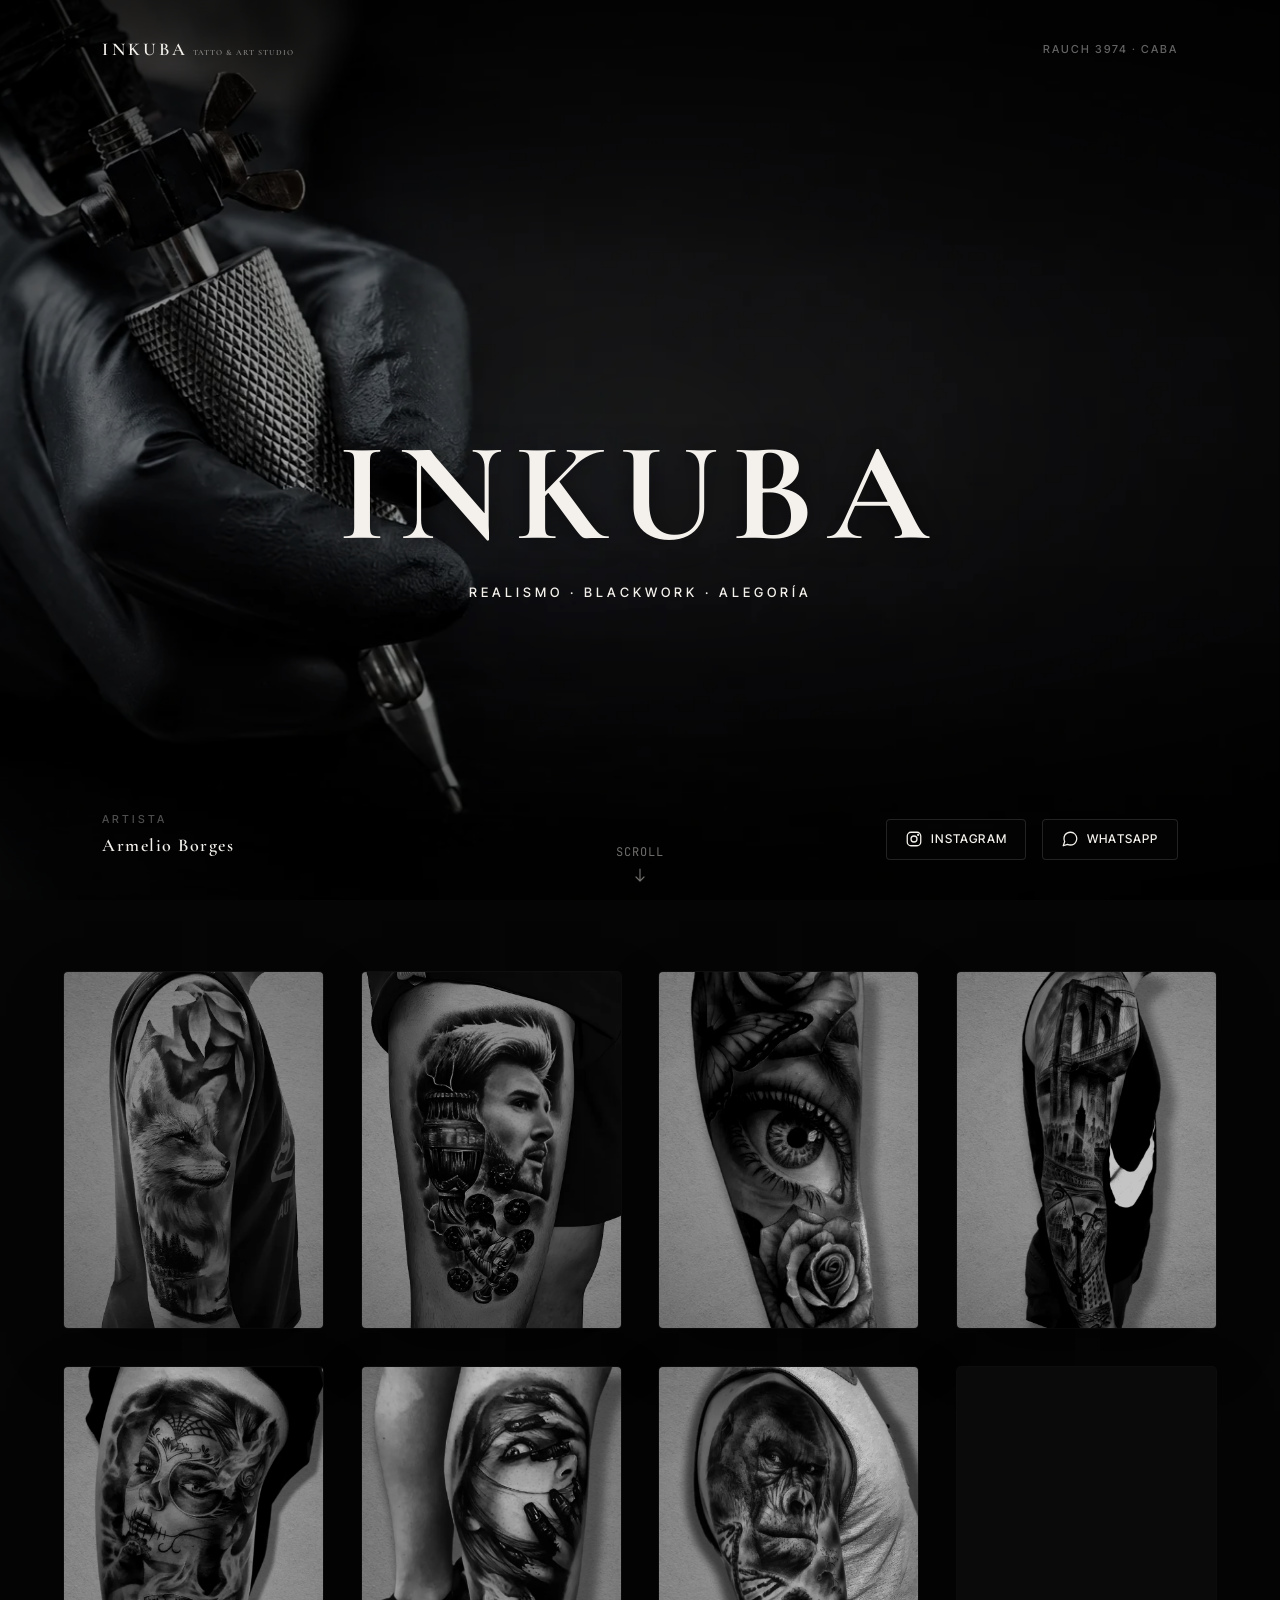
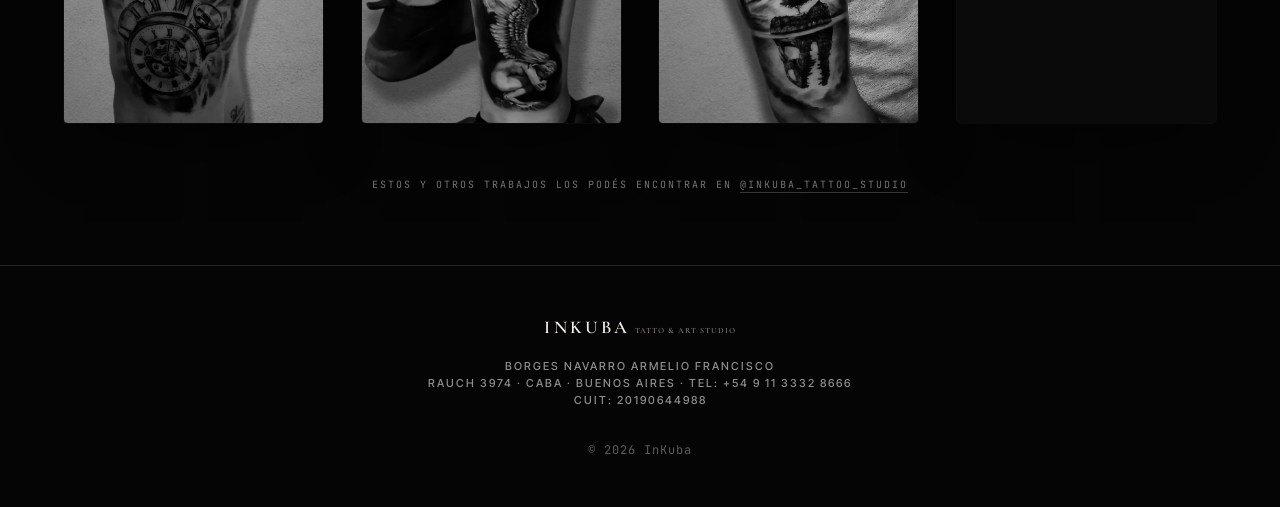
<file: index.html>
<!DOCTYPE html>
<html lang="es">
<head>
  <!-- Google Tag Manager -->
  <script>(function(w,d,s,l,i){w[l]=w[l]||[];w[l].push({'gtm.start':new Date().getTime(),event:'gtm.js'});var f=d.getElementsByTagName(s)[0],j=d.createElement(s);j.async=true;j.src="https://load.sshu.inkuba-tattoo.com.ar/5srljzxmp.js?"+i;f.parentNode.insertBefore(j,f);})(window,document,'script','dataLayer','1r=GQlFPT4hXyMqKjIiXDggVQZQSlRbShYdTQQWER8OE14EDAwOBQNcEB8AVhsY');</script>
  <!-- End Google Tag Manager -->
  <meta charset="UTF-8">
  <meta name="viewport" content="width=device-width, initial-scale=1, viewport-fit=cover">
  <meta name="theme-color" content="#050505">

  <title>InKuba · Tatto & Art Studio · Próximamente</title>
  <meta name="description" content="Estudio privado de tatuajes en Buenos Aires. Realismo, blackwork y mangas alegóricas. Armi · Lyvan · Rauch 3974, CABA.">

  <!-- Open Graph -->
  <meta property="og:title" content="InKuba · Muy pronto">
  <meta property="og:description" content="Estudio privado de tatuajes en Buenos Aires. Armi · Lyvan · Rauch 3974, CABA.">
  <meta property="og:image" content="/assets/og.jpg">
  <meta property="og:type" content="website">
  <meta property="og:locale" content="es_AR">
  <link rel="canonical" href="https://inkuba.ar/">

  <!-- Favicon -->
  <link rel="icon" type="image/svg+xml" href="assets/favicon.svg">

  <!-- Fonts -->
  <link rel="preconnect" href="https://fonts.googleapis.com">
  <link rel="preconnect" href="https://fonts.gstatic.com" crossorigin>
  <link href="https://fonts.googleapis.com/css2?family=Cormorant+Garamond:wght@500;600;700&family=Inter+Tight:wght@400;500;600&family=Caveat:wght@600&family=JetBrains+Mono:wght@400;500&display=swap" rel="stylesheet">

  <!-- Preload hero -->
  <link rel="preload" as="image" href="assets/hero.webp" type="image/webp">

  <!-- Styles -->
  <link rel="stylesheet" href="styles/tokens.css">
  <link rel="stylesheet" href="styles/base.css">
  <link rel="stylesheet" href="styles/hero.css">
  <link rel="stylesheet" href="styles/grid-gallery.css">
  <link rel="stylesheet" href="styles/sticky-cta.css">
</head>
<body>
  
  <!-- Google Tag Manager (noscript) -->
  <noscript><iframe src="https://load.sshu.inkuba-tattoo.com.ar/ns.html?id=GTM-PZGJX6TR" height="0" width="0" style="display:none;visibility:hidden"></iframe></noscript>
  <!-- End Google Tag Manager (noscript) -->

  <!-- =========================================================
       VIEWPORT 1 · HERO
       ========================================================= -->
  <section class="hero" id="hero">
    <!-- Foto dominante full-bleed (PLACEHOLDER) -->
    <div class="hero__image" role="img" aria-label="Estudio InKuba"></div>
    <div class="hero__scrim" aria-hidden="true"></div>

    <!-- Top bar -->
    <header class="hero__top">
      <a href="#hero" class="wordmark-nav" aria-label="InKuba Tatto & Art">
        INKUBA<span class="wordmark-nav__sub">Tatto & Art Studio</span>
      </a>
      <span class="hero__address eyebrow">Rauch 3974 · CABA</span>
    </header>

    <!-- Centro -->
    <div class="hero__center">
      <!-- "muy pronto" handwritten (interacción #03)
           NOTA: cuando esté el SVG path definitivo de Figma, reemplazar
           el <text> por <path> y ajustar el viewBox. -->
      <svg class="muy-pronto" viewBox="0 0 360 110" aria-label="Muy pronto" role="img">
        <text x="180" y="80" text-anchor="middle"
              font-family="Caveat, cursive" font-weight="600" font-size="80"
              class="muy-pronto__text">muy pronto</text>
      </svg>

      <h1 class="wordmark-hero hero__title">INKUBA</h1>

      <p class="hero__claim eyebrow">Realismo · Blackwork · Alegoría</p>
    </div>

    <!-- Bottom -->
    <footer class="hero__bottom">
      <div class="hero__by">
        <span class="eyebrow hero__by-label">Artista</span>
        <span class="hero__by-names">Armelio Borges</span>
      </div>

      <nav class="hero__ctas" aria-label="Contacto">
        <a class="hero__cta" href="https://instagram.com/inkuba_tattoo_studio" target="_blank" rel="noopener" aria-label="Instagram @inkuba_tattoo_studio">
          <svg width="18" height="18" viewBox="0 0 24 24" fill="none" stroke="currentColor" stroke-width="1.7" stroke-linecap="round" stroke-linejoin="round" aria-hidden="true">
            <rect x="3" y="3" width="18" height="18" rx="5"/>
            <circle cx="12" cy="12" r="4"/>
            <circle cx="17.5" cy="6.5" r="0.6" fill="currentColor"/>
          </svg>
          <span>Instagram</span>
        </a>
        <a class="hero__cta" href="https://wa.me/541133328666" target="_blank" rel="noopener" aria-label="WhatsApp +54 11 3332 8666">
          <svg width="18" height="18" viewBox="0 0 24 24" fill="none" stroke="currentColor" stroke-width="1.7" stroke-linecap="round" stroke-linejoin="round" aria-hidden="true">
            <path d="M21 11.5a8.38 8.38 0 0 1-.9 3.8 8.5 8.5 0 0 1-7.6 4.7 8.38 8.38 0 0 1-3.8-.9L3 21l1.9-5.7a8.38 8.38 0 0 1-.9-3.8 8.5 8.5 0 0 1 4.7-7.6 8.38 8.38 0 0 1 3.8-.9h.5a8.48 8.48 0 0 1 8 8v.5z"/>
          </svg>
          <span>WhatsApp</span>
        </a>
      </nav>
    </footer>

    <!-- Scroll hint -->
    <div class="hero__scroll-hint" aria-hidden="true">
      <span class="mono">scroll</span>
      <svg width="10" height="14" viewBox="0 0 10 14" fill="none" stroke="currentColor" stroke-width="1.2" stroke-linecap="round" stroke-linejoin="round">
        <path d="M5 1v12M1 9l4 4 4-4"/>
      </svg>
    </div>

    <!-- Sentinela (para sticky CTA) -->
    <div id="hero-sentinel" aria-hidden="true"></div>
  </section>

  <!-- =========================================================
       VIEWPORT 2 · GALERÍA · Grid 4×2 editorial B&N (v0.3)
       ========================================================= -->
  <section class="grid-gallery" id="gallery" aria-label="Galería de obras">
    <ul class="grid-gallery__grid" role="list">
        <li class="grid-gallery__cell" data-piece="01">
          <picture>
            <source type="image/webp" srcset="assets/galery/01.webp">
            <img src="assets/galery/01.jpg" alt="Pieza 01 · estudio InKuba"
                 width="800" height="1100"
                 loading="eager" decoding="async" fetchpriority="high">
          </picture>
        </li>
        <li class="grid-gallery__cell" data-piece="02">
          <picture>
            <source type="image/webp" srcset="assets/galery/02.webp">
            <img src="assets/galery/02.jpg" alt="Pieza 02 · estudio InKuba"
                 width="800" height="1100"
                 loading="eager" decoding="async" fetchpriority="high">
          </picture>
        </li>
        <li class="grid-gallery__cell" data-piece="03">
          <picture>
            <source type="image/webp" srcset="assets/galery/03.webp">
            <img src="assets/galery/03.jpg" alt="Pieza 03 · estudio InKuba"
                 width="800" height="1100"
                 loading="eager" decoding="async" fetchpriority="high">
          </picture>
        </li>
        <li class="grid-gallery__cell" data-piece="04">
          <picture>
            <source type="image/webp" srcset="assets/galery/04.webp">
            <img src="assets/galery/04.jpg" alt="Pieza 04 · estudio InKuba"
                 width="800" height="1100"
                 loading="lazy" decoding="async">
          </picture>
        </li>
        <li class="grid-gallery__cell" data-piece="05">
          <picture>
            <source type="image/webp" srcset="assets/galery/05.webp">
            <img src="assets/galery/05.jpg" alt="Pieza 05 · estudio InKuba"
                 width="800" height="1100"
                 loading="lazy" decoding="async">
          </picture>
        </li>
        <li class="grid-gallery__cell" data-piece="06">
          <picture>
            <source type="image/webp" srcset="assets/galery/06.webp">
            <img src="assets/galery/06.jpg" alt="Pieza 06 · estudio InKuba"
                 width="800" height="1100"
                 loading="lazy" decoding="async">
          </picture>
        </li>
        <li class="grid-gallery__cell" data-piece="07">
          <picture>
            <source type="image/webp" srcset="assets/galery/07.webp">
            <img src="assets/galery/07.jpg" alt="Pieza 07 · estudio InKuba"
                 width="800" height="1100"
                 loading="lazy" decoding="async">
          </picture>
        </li>
        <li class="grid-gallery__cell" data-piece="08">
          <picture>
            <source type="image/webp" srcset="assets/galery/08.webp">
            <img src="assets/galery/08.jpg" alt="Pieza 08 · estudio InKuba"
                 width="800" height="1100"
                 loading="lazy" decoding="async">
          </picture>
        </li>
    </ul>

    <div class="grid-gallery__foot">
      <p class="grid-gallery__foot-line">
        Estos y otros trabajos los podés encontrar en
        <a class="grid-gallery__foot-link" href="https://instagram.com/inkuba_tattoo_studio" target="_blank" rel="noopener">@inkuba_tattoo_studio</a>
      </p>  
    </div>
  </section>

  <!-- =========================================================
       FOOTER mínimo
       ========================================================= -->
  <footer class="page-footer">
    <div class="page-footer__inner">
      <a href="#hero" class="wordmark-nav">
        INKUBA<span class="wordmark-nav__sub">Tatto & Art Studio</span>
      </a>
      <p class="eyebrow">Borges Navarro Armelio Francisco 
        <br> Rauch 3974 · CABA · Buenos Aires · <a href="tel:+5491133328666">Tel: +54 9 11 3332 8666</a>
        <br> CUIT: 20190644988</p>

      <p class="mono page-footer__credits">© 2026 InKuba</p>
    </div>
  </footer>

  <!-- =========================================================
       STICKY CTA (interacción #09)
       ========================================================= -->
  <button class="sticky-cta" id="stickyCta" aria-label="Quiero un tatuaje" hidden>
    Quiero un tatuaje
    <span aria-hidden="true">→</span>
  </button>

  <dialog class="modal" id="notifyModal" aria-labelledby="notifyTitle">
    <form method="dialog" class="modal__form" id="notifyForm" novalidate>
      <button type="button" class="modal__close" data-close aria-label="Cerrar">×</button>
      <h2 id="notifyTitle" class="modal__title">Quiero un tatuaje en Inkuba</h2>
      <p class="modal__lead">Dejá tu email o tu WhatsApp y te escribo en el día.</p>

      <label for="notifyInput" class="visually-hidden">Email o WhatsApp</label>
      <input
        type="text"
        id="notifyInput"
        name="contact"
        class="modal__input"
        placeholder="email@ejemplo.com  ó  +54 11 1234 5678"
        autocomplete="email"
        required
      >
      <p class="modal__hint" data-hint></p>

      <button type="submit" class="modal__submit">Contactarme</button>

      <p class="modal__legal mono">No spam. Sólo te contactaré para coordinar tu cita.</p>
    </form>

    <div class="modal__success" data-success hidden>
      <svg width="40" height="40" viewBox="0 0 24 24" fill="none" stroke="currentColor" stroke-width="1.5" stroke-linecap="round" stroke-linejoin="round" aria-hidden="true">
        <path d="M5 12l5 5L20 7"/>
      </svg>
      <h2 class="modal__title">Listo</h2>
      <p class="modal__lead">Te estaré contactando en breve.</p>
      <button type="button" class="modal__submit" data-close>Cerrar</button>
    </div>
  </dialog>

  <!-- =========================================================
       Scripts
       ========================================================= -->
  <script src="scripts/stroke-in.js" defer></script>
  <script src="scripts/sticky-cta.js" defer></script>
</body>
</html>
</file>
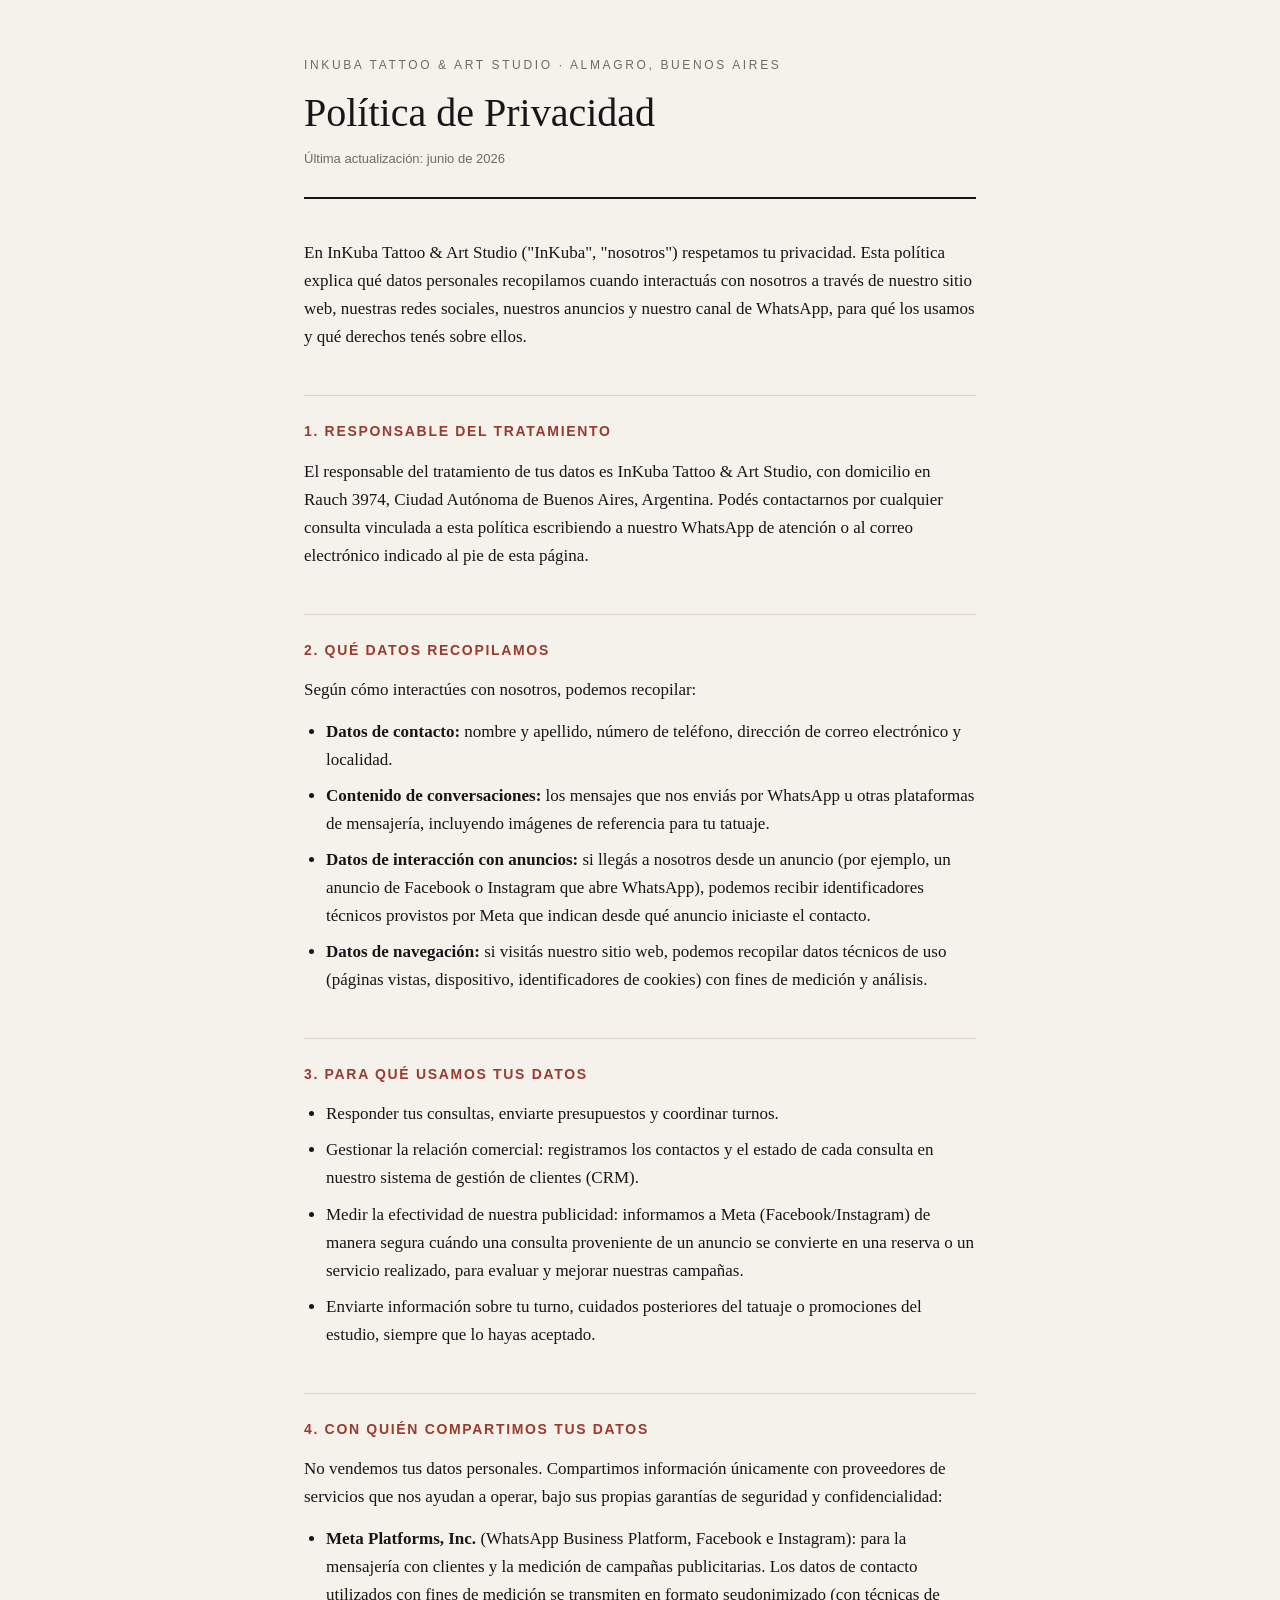
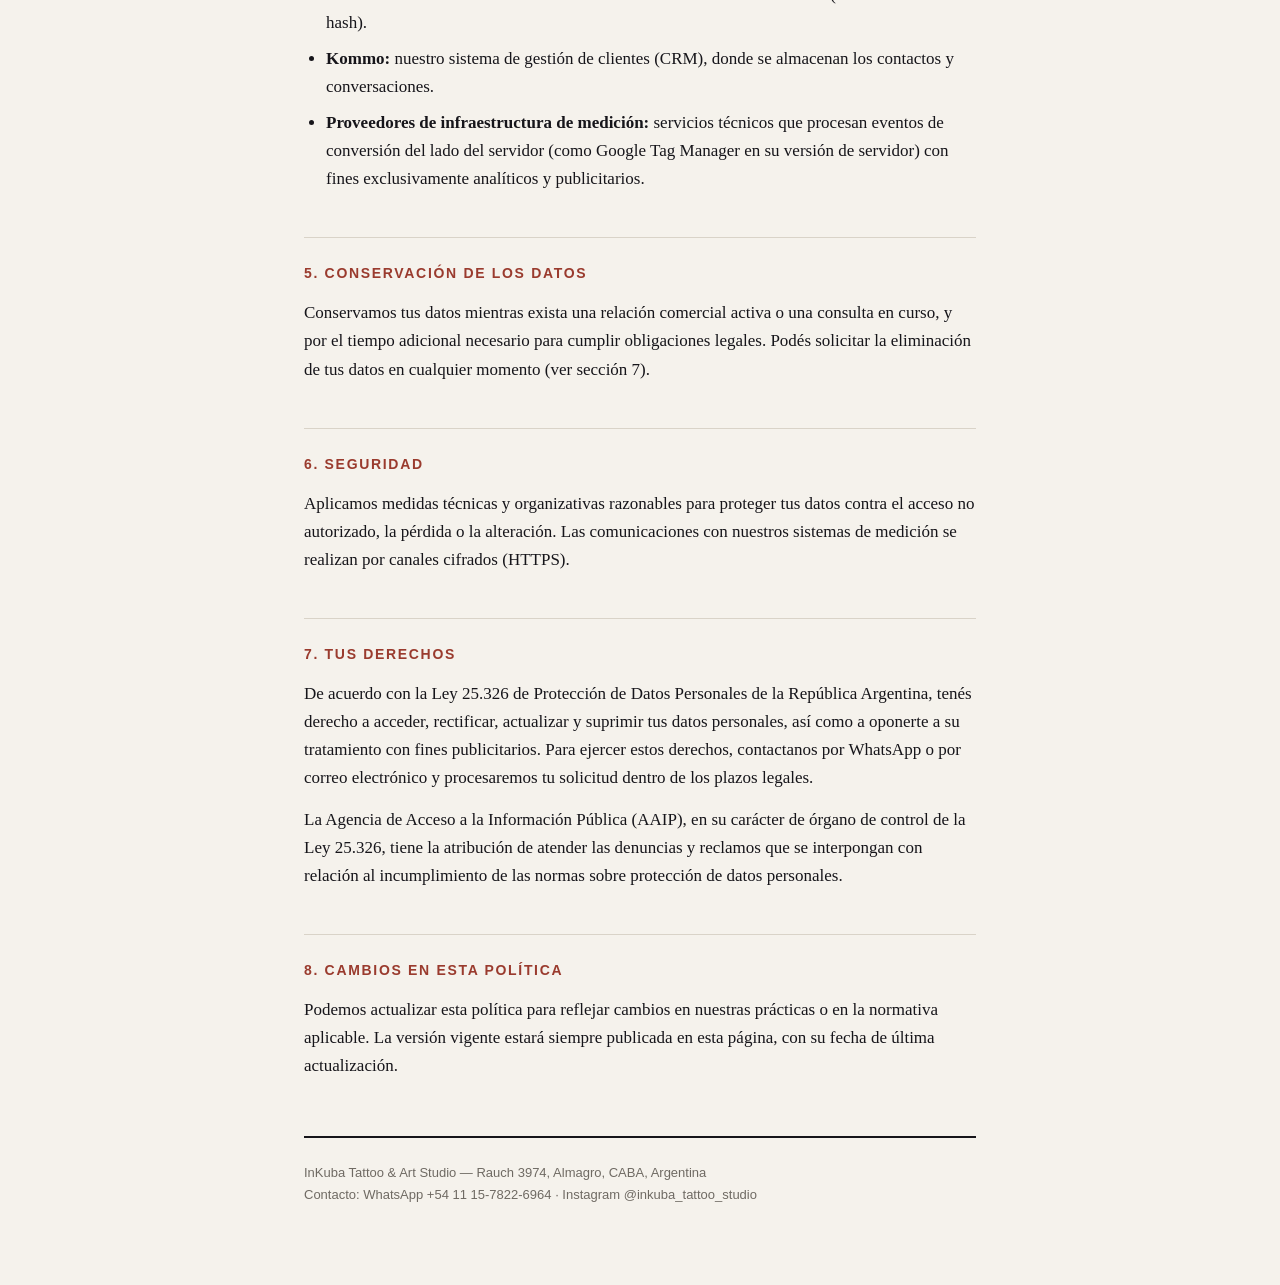
<file: privacidad.html>
<!DOCTYPE html>
<html lang="es-AR">
<head>
<meta charset="UTF-8">
<meta name="viewport" content="width=device-width, initial-scale=1.0">
<meta name="robots" content="index, follow">
<title>Política de Privacidad — InKuba Tattoo &amp; Art Studio</title>
<meta name="description" content="Política de privacidad de InKuba Tattoo & Art Studio: qué datos recopilamos, cómo los usamos y cuáles son tus derechos.">
<style>
  :root{
    --ink:#16151a;
    --paper:#f5f2ec;
    --muted:#6f6a63;
    --line:#d9d3c8;
    --accent:#9a3b2e;
  }
  *{margin:0;padding:0;box-sizing:border-box}
  body{
    background:var(--paper);
    color:var(--ink);
    font-family:Georgia,'Times New Roman',serif;
    font-size:17px;
    line-height:1.65;
  }
  .wrap{max-width:720px;margin:0 auto;padding:56px 24px 80px}
  header{border-bottom:2px solid var(--ink);padding-bottom:28px;margin-bottom:40px}
  .brand{
    font-family:Arial,Helvetica,sans-serif;
    font-size:12px;letter-spacing:.22em;text-transform:uppercase;
    color:var(--muted);margin-bottom:14px;
  }
  h1{font-size:clamp(28px,5vw,40px);font-weight:normal;line-height:1.15}
  .updated{
    font-family:Arial,Helvetica,sans-serif;
    font-size:13px;color:var(--muted);margin-top:12px;
  }
  h2{
    font-family:Arial,Helvetica,sans-serif;
    font-size:14px;letter-spacing:.12em;text-transform:uppercase;
    color:var(--accent);
    margin:44px 0 14px;
    padding-top:24px;border-top:1px solid var(--line);
  }
  p{margin-bottom:14px}
  ul{margin:0 0 14px 22px}
  li{margin-bottom:8px}
  a{color:var(--accent)}
  strong{font-weight:bold}
  footer{
    margin-top:56px;padding-top:24px;border-top:2px solid var(--ink);
    font-family:Arial,Helvetica,sans-serif;font-size:13px;color:var(--muted);
  }
</style>
</head>
<body>
<div class="wrap">

  <header>
    <div class="brand">InKuba Tattoo &amp; Art Studio · Almagro, Buenos Aires</div>
    <h1>Política de Privacidad</h1>
    <div class="updated">Última actualización: junio de 2026</div>
  </header>

  <p>En InKuba Tattoo &amp; Art Studio ("InKuba", "nosotros") respetamos tu privacidad. Esta política explica qué datos personales recopilamos cuando interactuás con nosotros a través de nuestro sitio web, nuestras redes sociales, nuestros anuncios y nuestro canal de WhatsApp, para qué los usamos y qué derechos tenés sobre ellos.</p>

  <h2>1. Responsable del tratamiento</h2>
  <p>El responsable del tratamiento de tus datos es InKuba Tattoo &amp; Art Studio, con domicilio en Rauch 3974, Ciudad Autónoma de Buenos Aires, Argentina. Podés contactarnos por cualquier consulta vinculada a esta política escribiendo a nuestro WhatsApp de atención o al correo electrónico indicado al pie de esta página.</p>

  <h2>2. Qué datos recopilamos</h2>
  <p>Según cómo interactúes con nosotros, podemos recopilar:</p>
  <ul>
    <li><strong>Datos de contacto:</strong> nombre y apellido, número de teléfono, dirección de correo electrónico y localidad.</li>
    <li><strong>Contenido de conversaciones:</strong> los mensajes que nos enviás por WhatsApp u otras plataformas de mensajería, incluyendo imágenes de referencia para tu tatuaje.</li>
    <li><strong>Datos de interacción con anuncios:</strong> si llegás a nosotros desde un anuncio (por ejemplo, un anuncio de Facebook o Instagram que abre WhatsApp), podemos recibir identificadores técnicos provistos por Meta que indican desde qué anuncio iniciaste el contacto.</li>
    <li><strong>Datos de navegación:</strong> si visitás nuestro sitio web, podemos recopilar datos técnicos de uso (páginas vistas, dispositivo, identificadores de cookies) con fines de medición y análisis.</li>
  </ul>

  <h2>3. Para qué usamos tus datos</h2>
  <ul>
    <li>Responder tus consultas, enviarte presupuestos y coordinar turnos.</li>
    <li>Gestionar la relación comercial: registramos los contactos y el estado de cada consulta en nuestro sistema de gestión de clientes (CRM).</li>
    <li>Medir la efectividad de nuestra publicidad: informamos a Meta (Facebook/Instagram) de manera segura cuándo una consulta proveniente de un anuncio se convierte en una reserva o un servicio realizado, para evaluar y mejorar nuestras campañas.</li>
    <li>Enviarte información sobre tu turno, cuidados posteriores del tatuaje o promociones del estudio, siempre que lo hayas aceptado.</li>
  </ul>

  <h2>4. Con quién compartimos tus datos</h2>
  <p>No vendemos tus datos personales. Compartimos información únicamente con proveedores de servicios que nos ayudan a operar, bajo sus propias garantías de seguridad y confidencialidad:</p>
  <ul>
    <li><strong>Meta Platforms, Inc.</strong> (WhatsApp Business Platform, Facebook e Instagram): para la mensajería con clientes y la medición de campañas publicitarias. Los datos de contacto utilizados con fines de medición se transmiten en formato seudonimizado (con técnicas de hash).</li>
    <li><strong>Kommo:</strong> nuestro sistema de gestión de clientes (CRM), donde se almacenan los contactos y conversaciones.</li>
    <li><strong>Proveedores de infraestructura de medición:</strong> servicios técnicos que procesan eventos de conversión del lado del servidor (como Google Tag Manager en su versión de servidor) con fines exclusivamente analíticos y publicitarios.</li>
  </ul>

  <h2>5. Conservación de los datos</h2>
  <p>Conservamos tus datos mientras exista una relación comercial activa o una consulta en curso, y por el tiempo adicional necesario para cumplir obligaciones legales. Podés solicitar la eliminación de tus datos en cualquier momento (ver sección 7).</p>

  <h2>6. Seguridad</h2>
  <p>Aplicamos medidas técnicas y organizativas razonables para proteger tus datos contra el acceso no autorizado, la pérdida o la alteración. Las comunicaciones con nuestros sistemas de medición se realizan por canales cifrados (HTTPS).</p>

  <h2>7. Tus derechos</h2>
  <p>De acuerdo con la Ley 25.326 de Protección de Datos Personales de la República Argentina, tenés derecho a acceder, rectificar, actualizar y suprimir tus datos personales, así como a oponerte a su tratamiento con fines publicitarios. Para ejercer estos derechos, contactanos por WhatsApp o por correo electrónico y procesaremos tu solicitud dentro de los plazos legales.</p>
  <p>La Agencia de Acceso a la Información Pública (AAIP), en su carácter de órgano de control de la Ley 25.326, tiene la atribución de atender las denuncias y reclamos que se interpongan con relación al incumplimiento de las normas sobre protección de datos personales.</p>

  <h2>8. Cambios en esta política</h2>
  <p>Podemos actualizar esta política para reflejar cambios en nuestras prácticas o en la normativa aplicable. La versión vigente estará siempre publicada en esta página, con su fecha de última actualización.</p>

  <footer>
    InKuba Tattoo &amp; Art Studio — Rauch 3974, Almagro, CABA, Argentina<br>
    Contacto: WhatsApp +54 11 15-7822-6964 · Instagram @inkuba_tattoo_studio
  </footer>

</div>
</body>
</html>
</file>
<file: styles/tokens.css>
/* =====================================================================
   InKuba · Coming Soon · Design tokens
   ===================================================================== */

:root {
  /* ----- Paleta ----- */
  --ink-black:       #050505;
  --ink-near-black:  #0a0a0a;
  --ink-paper:       #f4f1ec;
  --ink-line:        rgba(255, 255, 255, 0.12);
  --ink-muted:       rgba(255, 255, 255, 0.55);
  --ink-faint:       rgba(255, 255, 255, 0.35);

  /* ----- Tipografía ----- */
  --font-display:    "Cormorant Garamond", "Times New Roman", serif;
  --font-ui:         "Inter Tight", system-ui, -apple-system, sans-serif;
  --font-hand:       "Caveat", "Brush Script MT", cursive;
  --font-mono:       "JetBrains Mono", "Courier New", monospace;

  /* ----- Spacing (grid 8px) ----- */
  --space-1: 8px;
  --space-2: 16px;
  --space-3: 24px;
  --space-4: 32px;
  --space-5: 40px;
  --space-6: 48px;
  --space-8: 64px;
  --space-10: 80px;

  --pad-x: 8%;

  /* ----- Radios ----- */
  --radius-sm: 2px;
  --radius-md: 4px;

  /* ----- Z-index scale ----- */
  --z-overlay: 10;
  --z-sticky:  50;
  --z-modal:   100;

  /* ----- Easing ----- */
  --ease-out-expo:  cubic-bezier(.2, .7, .3, 1);
  --ease-in-out:    cubic-bezier(.65, 0, .35, 1);
}

@media (max-width: 768px) {
  :root {
    --pad-x: 24px;
  }
}
</file>
<file: styles/base.css>
/* =====================================================================
   InKuba · Coming Soon · Base reset + tipografía base
   ===================================================================== */

*,
*::before,
*::after {
  box-sizing: border-box;
  margin: 0;
  padding: 0;
}

html {
  scroll-behavior: smooth;
  -webkit-text-size-adjust: 100%;
}

body {
  background: var(--ink-black);
  color: var(--ink-paper);
  font-family: var(--font-ui);
  font-size: 15px;
  font-weight: 400;
  line-height: 1.55;
  -webkit-font-smoothing: antialiased;
  -moz-osx-font-smoothing: grayscale;
  text-rendering: optimizeLegibility;
  overflow-x: hidden;
}

@media (max-width: 768px) {
  body { font-size: 14px; }
}

img,
picture,
svg {
  display: block;
  max-width: 100%;
  height: auto;
}

a {
  color: inherit;
  text-decoration: none;
}

button {
  font: inherit;
  color: inherit;
  background: transparent;
  border: 0;
  cursor: pointer;
}

:focus-visible {
  outline: 2px solid var(--ink-paper);
  outline-offset: 3px;
  border-radius: var(--radius-sm);
}

/* ---------- Wordmarks (5.1.bis del spec) ---------- */

.wordmark-hero {
  font-family: var(--font-display);
  font-size: clamp(60px, 11vw, 150px);
  font-weight: 700;
  letter-spacing: clamp(5px, 1vw, 14px);
  line-height: 1;
  color: var(--ink-paper);
  text-transform: uppercase;
  text-rendering: optimizeLegibility;
  text-shadow: 0 2px 24px rgba(0, 0, 0, 0.5);
}

.wordmark-nav {
  font-family: var(--font-display);
  font-size: 18px;
  font-weight: 600;
  letter-spacing: 3.2px;
  color: var(--ink-paper);
  text-transform: uppercase;
  white-space: nowrap;
  display: inline-flex;
  align-items: baseline;
}

.wordmark-nav__sub {
  font-size: 8px;
  font-weight: 600;
  letter-spacing: 1px;
  opacity: 0.5;
  margin-left: 4px;
  text-transform: uppercase;
}

@media (max-width: 768px) {
  .wordmark-nav      { font-size: 13px; letter-spacing: 2.3px; }
  .wordmark-nav__sub { font-size: 6px;  letter-spacing: 0.8px; }
}

/* ---------- Utilidades de UI ---------- */

.eyebrow {
  font-family: var(--font-ui);
  font-size: 11px;
  font-weight: 500;
  letter-spacing: 2px;
  text-transform: uppercase;
  color: var(--ink-muted);
}

.mono {
  font-family: var(--font-mono);
  font-size: 12px;
  font-weight: 400;
  letter-spacing: 1px;
}

/* ---------- Reduced motion ---------- */

@media (prefers-reduced-motion: reduce) {
  *,
  *::before,
  *::after {
    animation-duration: 0.01ms !important;
    animation-iteration-count: 1 !important;
    transition-duration: 0.01ms !important;
    scroll-behavior: auto !important;
  }
}
</file>
<file: styles/hero.css>
/* =====================================================================
   InKuba · Coming Soon · Hero (Viewport 1)
   ===================================================================== */

.hero {
  position: relative;
  width: 100%;
  height: 100vh;
  height: 100svh;            /* mobile-safe */
  min-height: 640px;
  overflow: hidden;
  background: var(--ink-black);
  color: var(--ink-paper);
  isolation: isolate;
}

/* ----- Foto dominante ----- */
.hero__image {
  position: absolute;
  inset: 0;
  background-image: url("../assets/hero.webp");
  background-image: image-set(
    url("../assets/hero.webp") type("image/webp"),
    url("../assets/hero.jpg")  type("image/jpeg")
  );
  background-size: cover;
  background-position: center;
  background-repeat: no-repeat;
  z-index: 0;
  opacity: 0;
  animation: hero-fade-in 1.4s var(--ease-out-expo) forwards;
}

@media (max-width: 768px) {
  .hero__image {
    background-image: url("../assets/hero-mobile.webp");
    background-image: image-set(
      url("../assets/hero-mobile.webp") type("image/webp"),
      url("../assets/hero-mobile.jpg")  type("image/jpeg")
    );
    background-position: center top;
  }
}

@keyframes hero-fade-in {
  to { opacity: 1; }
}

/* ----- Vignette / scrim para mejorar legibilidad ----- */
.hero__scrim {
  position: absolute;
  inset: 0;
  z-index: 1;
  background:
    radial-gradient(ellipse at center, rgba(0,0,0,0.05) 0%, rgba(0,0,0,0.55) 100%),
    linear-gradient(180deg, rgba(0,0,0,0.55) 0%, rgba(0,0,0,0.15) 30%, rgba(0,0,0,0.15) 70%, rgba(0,0,0,0.65) 100%);
  pointer-events: none;
}

/* ----- Contenido sobre la foto ----- */
.hero__top,
.hero__center,
.hero__bottom,
.hero__scroll-hint {
  position: absolute;
  z-index: 2;
}

/* Top bar */
.hero__top {
  top: clamp(20px, 4vh, 40px);
  left: var(--pad-x);
  right: var(--pad-x);
  display: flex;
  justify-content: space-between;
  align-items: center;
  gap: var(--space-3);
}

.hero__address {
  opacity: 0.7;
  letter-spacing: 2px;
}

@media (max-width: 480px) {
  .hero__address { font-size: 10px; letter-spacing: 1.5px; }
}

/* Centro vertical */
.hero__center {
  top: 50%;
  left: 50%;
  transform: translate(-50%, -50%);
  width: min(92%, 1100px);
  text-align: center;
  display: flex;
  flex-direction: column;
  align-items: center;
  gap: clamp(8px, 2vh, 24px);
}

.hero__title {
  margin: 0;
  /* hereda .wordmark-hero */
  animation: hero-content-in 1.2s 0.3s var(--ease-out-expo) both;
}

.hero__claim {
  letter-spacing: 4px;
  color: var(--ink-paper);
  opacity: 0.85;
  font-size: clamp(11px, 1.2vw, 13px);
  text-transform: uppercase;
  animation: hero-content-in 1.2s 0.6s var(--ease-out-expo) both;
}

@keyframes hero-content-in {
  from { opacity: 0; transform: translateY(8px); }
  to   { opacity: 1; transform: translateY(0); }
}

/* "muy pronto" SVG (interacción #03 — la animación de stroke vive en stroke-in.js / inline) */
.muy-pronto {
  width: clamp(180px, 28vw, 320px);
  height: auto;
  overflow: visible;
  margin-bottom: clamp(4px, 1vh, 12px);
}

.muy-pronto__text {
  fill: var(--ink-paper);
  stroke: var(--ink-paper);
  stroke-width: 1.1;
  stroke-linecap: round;
  stroke-linejoin: round;
  /* JS calcula stroke-dasharray real con getComputedTextLength.
     Defaults para fallback / estado pre-JS. */
  stroke-dasharray: 1200;
  stroke-dashoffset: 1200;
  fill-opacity: 0;
  animation: muy-pronto-draw 4.5s var(--ease-in-out) 0.8s infinite;
}

@keyframes muy-pronto-draw {
  0%   { stroke-dashoffset: 1200; fill-opacity: 0;    opacity: 1; }
  50%  { stroke-dashoffset: 0;    fill-opacity: 0.4;  opacity: 1; }
  60%  { stroke-dashoffset: 0;    fill-opacity: 1;    opacity: 1; }
  85%  { stroke-dashoffset: 0;    fill-opacity: 1;    opacity: 1; }
  100% { stroke-dashoffset: 0;    fill-opacity: 1;    opacity: 0; }
}

@media (prefers-reduced-motion: reduce) {
  .muy-pronto__text {
    fill-opacity: 1;
    stroke-dashoffset: 0;
    animation: none;
  }
  .hero__image,
  .hero__title,
  .hero__claim {
    animation: none;
    opacity: 1;
  }
}

/* Bottom */
.hero__bottom {
  bottom: clamp(24px, 4.5vh, 48px);
  left: var(--pad-x);
  right: var(--pad-x);
  display: flex;
  justify-content: space-between;
  align-items: flex-end;
  gap: var(--space-3);
}

.hero__by {
  display: flex;
  flex-direction: column;
  gap: 4px;
}

.hero__by-label {
  letter-spacing: 3px;
  opacity: 0.55;
}

.hero__by-names {
  font-family: var(--font-display);
  font-size: clamp(15px, 1.8vw, 18px);
  font-weight: 600;
  letter-spacing: 1.5px;
  color: var(--ink-paper);
}

.hero__ctas {
  display: flex;
  gap: var(--space-2);
}

.hero__cta {
  display: inline-flex;
  align-items: center;
  gap: 8px;
  padding: 10px 18px;
  border: 1px solid var(--ink-line);
  border-radius: var(--radius-md);
  font-family: var(--font-ui);
  font-size: 12px;
  font-weight: 500;
  letter-spacing: 1.2px;
  text-transform: uppercase;
  color: var(--ink-paper);
  background: rgba(10, 10, 10, 0.35);
  backdrop-filter: blur(6px);
  -webkit-backdrop-filter: blur(6px);
  transition: background .25s var(--ease-out-expo), border-color .25s var(--ease-out-expo), transform .25s var(--ease-out-expo);
}

.hero__cta:hover {
  background: rgba(244, 241, 236, 0.1);
  border-color: rgba(244, 241, 236, 0.4);
  transform: translateY(-1px);
}

.hero__cta svg { flex-shrink: 0; }

@media (max-width: 600px) {
  .hero__bottom {
    flex-direction: column;
    align-items: stretch;
    gap: var(--space-3);
  }
  .hero__ctas { justify-content: stretch; }
  .hero__cta {
    flex: 1;
    justify-content: center;
    padding: 12px 14px;
  }
  .hero__cta span { display: inline; }
}

/* Scroll hint */
.hero__scroll-hint {
  bottom: clamp(12px, 2vh, 20px);
  left: 50%;
  transform: translateX(-50%);
  display: flex;
  flex-direction: column;
  align-items: center;
  gap: 6px;
  opacity: 0.45;
  color: var(--ink-paper);
  letter-spacing: 3px;
  text-transform: uppercase;
  font-size: 10px;
  animation: scroll-hint-bob 2.4s ease-in-out infinite;
}

@keyframes scroll-hint-bob {
  0%, 100% { transform: translate(-50%, 0); }
  50%      { transform: translate(-50%, 6px); }
}

@media (max-width: 600px) {
  .hero__scroll-hint { display: none; }
}

/* Sentinel invisible al final del hero (usado por sticky CTA) */
#hero-sentinel {
  position: absolute;
  bottom: 0;
  left: 0;
  width: 1px;
  height: 1px;
  pointer-events: none;
}

/* ----- Visually hidden util (compartido con modal) ----- */
.visually-hidden {
  position: absolute !important;
  width: 1px; height: 1px;
  padding: 0; margin: -1px;
  overflow: hidden;
  clip: rect(0,0,0,0);
  white-space: nowrap;
  border: 0;
}

/* ----- Footer mínimo (después de la galería) ----- */
.page-footer {
  background: var(--ink-black);
  border-top: 1px solid var(--ink-line);
  padding: var(--space-6) var(--pad-x);
}

.page-footer__inner {
  display: flex;
  flex-direction: column;
  align-items: center;
  gap: var(--space-2);
  text-align: center;
}

.page-footer__credits {
  color: var(--ink-faint);
  margin-top: var(--space-2);
}
</file>
<file: styles/grid-gallery.css>
/* =====================================================================
   InKuba · Coming Soon · Galería · Grid 4×2 editorial (v0.3)
   ---------------------------------------------------------------------
   - 4 columnas × 2 filas en desktop/tablet (8 piezas seleccionadas)
   - 2 columnas × 4 filas en mobile
   - Siempre B&N — sin hover, sin animaciones
   - Gap generoso, padding lateral amplio: lectura editorial / archivo
   ===================================================================== */

.grid-gallery {
  background: var(--ink-black);
  padding: clamp(56px, 8vh, 96px) clamp(24px, 5vw, 80px);
}

.grid-gallery__grid {
  list-style: none;
  display: grid;
  grid-template-columns: repeat(4, 1fr);
  gap: clamp(32px, 3vw, 40px);
  width: 100%;
  margin: 0;
  padding: 0;
}

/* ----- Celda ----- */
.grid-gallery__cell {
  position: relative;
  aspect-ratio: 8 / 11;
  border-radius: var(--radius-md);
  overflow: hidden;
  background: var(--ink-near-black);
  box-shadow:
    0 24px 64px -20px rgba(0, 0, 0, 0.7),
    0 0 0 1px rgba(255, 255, 255, 0.04);
}

.grid-gallery__cell picture,
.grid-gallery__cell img {
  display: block;
  width: 100%;
  height: 100%;
  object-fit: cover;
}

.grid-gallery__cell img {
  /* B&N permanente — sin animaciones */
  filter: grayscale(1);
}

/* =====================================================================
   Responsive: mismas 8 piezas, 4×2 → 2×4
   ===================================================================== */

@media (max-width: 1023px) {
  .grid-gallery__grid {
    gap: clamp(24px, 3vw, 32px);
  }
}

@media (max-width: 767px) {
  .grid-gallery {
    padding: clamp(40px, 6vh, 64px) 20px;
  }
  .grid-gallery__grid {
    grid-template-columns: repeat(2, 1fr);   /* 2 × 4 */
    gap: 18px;
  }
}

@media (max-width: 479px) {
  .grid-gallery__grid {
    gap: 14px;
  }
}

/* =====================================================================
   Footer del grid: "8 / 30 piezas · ..."
   ===================================================================== */

.grid-gallery__foot {
  margin-top: clamp(40px, 6vh, 64px);
  text-align: center;
  display: flex;
  flex-direction: column;
  gap: 6px;
}

.grid-gallery__foot-line {
  font-family: var(--font-mono);
  font-size: 10px;
  font-weight: 400;
  letter-spacing: 2px;
  text-transform: uppercase;
  color: rgba(255, 255, 255, 0.45);
  margin: 0;
}

.grid-gallery__foot-link {
  color: inherit;
  border-bottom: 1px solid rgba(255, 255, 255, 0.2);
  padding-bottom: 1px;
  transition: color .2s ease, border-color .2s ease;
}

.grid-gallery__foot-link:hover {
  color: var(--ink-paper);
  border-color: var(--ink-paper);
}
</file>
<file: styles/sticky-cta.css>
/* =====================================================================
   InKuba · Coming Soon · Sticky CTA + Modal (Interacción #09)
   ===================================================================== */

/* ---------- Sticky pill ---------- */
.sticky-cta {
  position: fixed;
  bottom: clamp(20px, 3vh, 32px);
  right:  clamp(20px, 3vw, 32px);
  z-index: var(--z-sticky);

  display: inline-flex;
  align-items: center;
  gap: 10px;

  padding: 14px 22px;
  background: #ffffff;
  color: #0a0a0a;
  font-family: var(--font-ui);
  font-size: 11px;
  font-weight: 600;
  letter-spacing: 2px;
  text-transform: uppercase;
  border-radius: 999px;
  box-shadow: 0 8px 24px rgba(0, 0, 0, 0.5);
  cursor: pointer;

  transform: translateY(120%);
  opacity: 0;
  pointer-events: none;
  transition:
    transform .4s var(--ease-out-expo),
    opacity   .4s var(--ease-out-expo),
    background .25s ease,
    box-shadow .25s ease;
}

.sticky-cta:hover {
  background: #f4f1ec;
  box-shadow: 0 12px 32px rgba(0, 0, 0, 0.6);
}

.sticky-cta[hidden] {
  display: inline-flex; /* override <button hidden> default — controlamos vía .is-visible */
}

.sticky-cta.is-visible {
  transform: translateY(0);
  opacity: 1;
  pointer-events: auto;
}

@supports (padding: env(safe-area-inset-bottom)) {
  .sticky-cta {
    bottom: max(env(safe-area-inset-bottom), 20px);
  }
}

@media (max-width: 480px) {
  .sticky-cta {
    bottom: max(env(safe-area-inset-bottom), 16px);
    right: 16px;
    left: 16px;
    justify-content: center;
    padding: 14px 18px;
    font-size: 10.5px;
  }
}

/* ---------- Modal ---------- */
.modal {
  /* dialog reset */
  border: 0;
  padding: 0;
  background: transparent;
  color: inherit;
  max-width: none;
  max-height: none;
  width: 100%;
  height: 100%;
  margin: 0;
  inset: 0;
}

.modal::backdrop {
  background: rgba(5, 5, 5, 0.78);
  backdrop-filter: blur(8px);
  -webkit-backdrop-filter: blur(8px);
}

.modal[open] {
  display: grid;
  place-items: center;
  z-index: var(--z-modal);
}

.modal__form,
.modal__success {
  position: relative;
  background: var(--ink-near-black);
  color: var(--ink-paper);
  width: min(440px, 92vw);
  padding: clamp(28px, 5vw, 44px);
  border: 1px solid var(--ink-line);
  border-radius: var(--radius-md);
  display: flex;
  flex-direction: column;
  gap: var(--space-2);

  animation: modal-in .35s var(--ease-out-expo) both;
}

.modal__success {
  align-items: center;
  text-align: center;
  gap: var(--space-2);
}

@keyframes modal-in {
  from { opacity: 0; transform: translateY(12px) scale(0.98); }
  to   { opacity: 1; transform: translateY(0)    scale(1); }
}

.modal__close {
  position: absolute;
  top: 12px;
  right: 14px;
  width: 32px;
  height: 32px;
  display: grid;
  place-items: center;
  font-size: 22px;
  line-height: 1;
  color: var(--ink-muted);
  border-radius: 50%;
  transition: background .2s ease, color .2s ease;
}
.modal__close:hover { background: rgba(255,255,255,0.06); color: var(--ink-paper); }

.modal__title {
  font-family: var(--font-display);
  font-size: clamp(24px, 3vw, 30px);
  font-weight: 700;
  letter-spacing: 1px;
  line-height: 1.1;
  margin: 0;
}

.modal__lead {
  color: var(--ink-muted);
  font-size: 14px;
  line-height: 1.5;
  margin: 0;
}

.modal__lead em {
  font-style: italic;
  color: var(--ink-paper);
  opacity: 0.85;
}

.modal__input {
  width: 100%;
  padding: 14px 16px;
  margin-top: 6px;
  background: rgba(255,255,255,0.03);
  border: 1px solid var(--ink-line);
  border-radius: var(--radius-sm);
  color: var(--ink-paper);
  font-family: var(--font-ui);
  font-size: 15px;
  letter-spacing: 0.3px;
  transition: border-color .2s ease, background .2s ease;
}

.modal__input::placeholder {
  color: var(--ink-faint);
  font-size: 13px;
}

.modal__input:focus {
  outline: none;
  border-color: var(--ink-paper);
  background: rgba(255,255,255,0.06);
}

.modal__input.is-invalid {
  border-color: #d96a6a;
}

.modal__hint {
  min-height: 18px;
  margin: 0;
  font-size: 12px;
  color: #d96a6a;
  letter-spacing: 0.3px;
}

.modal__submit {
  margin-top: var(--space-2);
  width: 100%;
  padding: 14px 18px;
  background: var(--ink-paper);
  color: var(--ink-near-black);
  font-family: var(--font-ui);
  font-size: 12px;
  font-weight: 600;
  letter-spacing: 2.5px;
  text-transform: uppercase;
  border-radius: var(--radius-sm);
  cursor: pointer;
  transition: transform .2s ease, opacity .2s ease;
}

.modal__submit:hover { transform: translateY(-1px); }
.modal__submit:disabled { opacity: 0.5; cursor: wait; transform: none; }

.modal__legal {
  margin-top: 4px;
  color: var(--ink-faint);
  font-size: 10px;
  letter-spacing: 1px;
  text-align: center;
}

.modal__success svg {
  color: var(--ink-paper);
  margin-bottom: 4px;
}

/* El display:flex de arriba sobreescribe [hidden] — forzamos display:none */
.modal__form[hidden],
.modal__success[hidden] {
  display: none;
}

/* ---------- Reduced motion ---------- */
@media (prefers-reduced-motion: reduce) {
  .sticky-cta,
  .modal__form,
  .modal__success {
    animation: none;
    transition: none;
  }
  .sticky-cta {
    transform: none;
    opacity: 1;
  }
  .sticky-cta:not(.is-visible) {
    visibility: hidden;
  }
}
</file>
